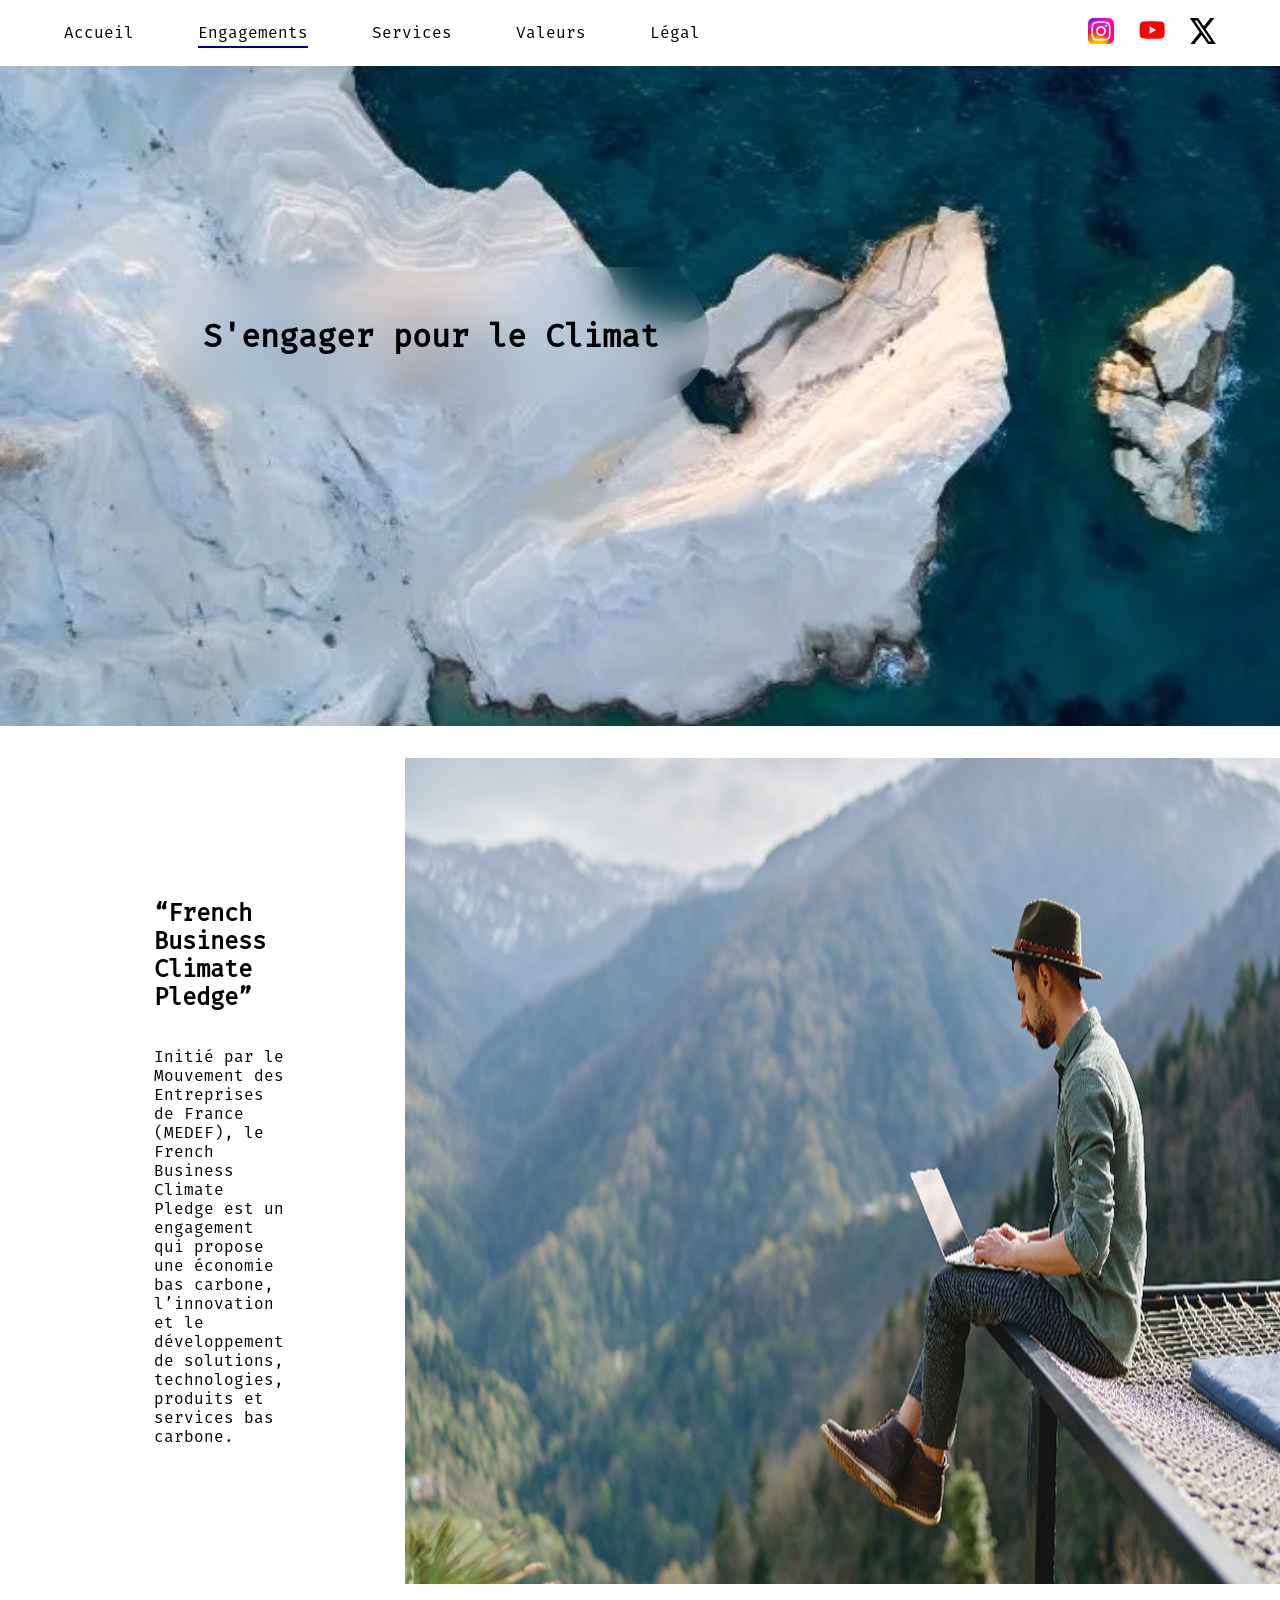
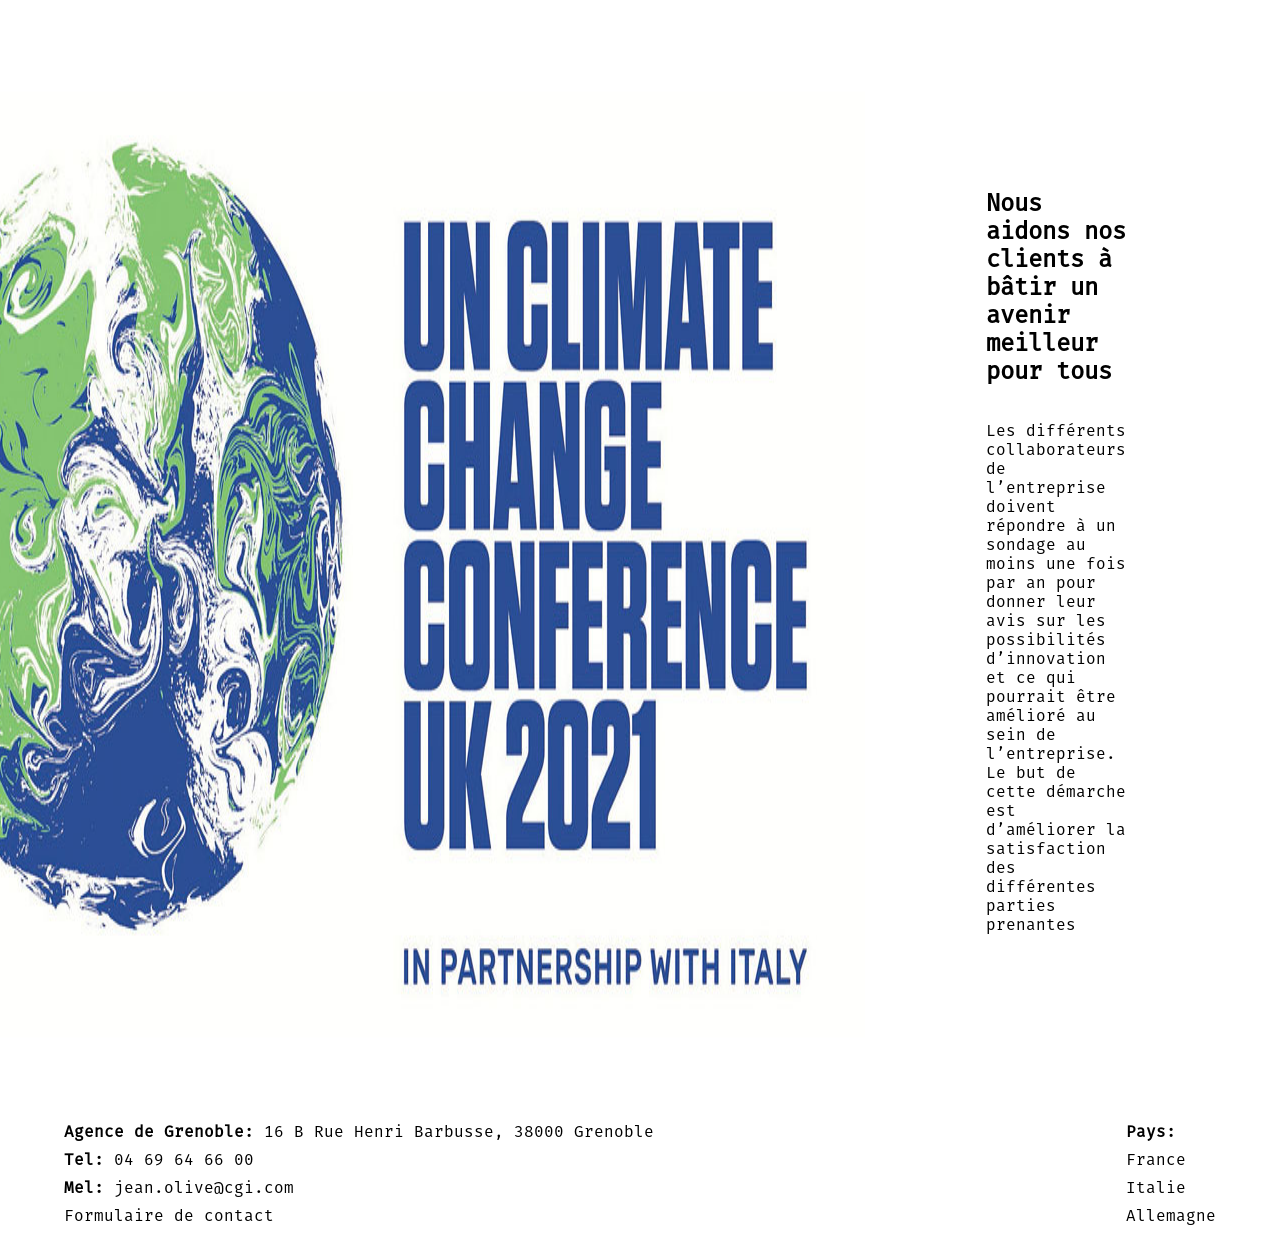
<file: engagement.html>
<!DOCTYPE html>
<html lang="en">

<head>
  <meta charset="UTF-8">
  <meta name="viewport" content="width=device-width, initial-scale=1.0">
  <link rel="stylesheet" href="style.css">
  <title>Engagements</title>
</head>

<body>
  <nav>
    <div class="navRight">
      <a class="navLink" href="/index.html">Accueil</a>
      <a class="navLink actualnav" href="/engagement.html">Engagements</a>
      <a class="navLink" href="/services.html">Services</a>
      <a class="navLink" href="/valeurs.html">Valeurs</a>
      <a class="navLink" href="/legal.html">Légal</a>
    </div>
    <div class="socialnetworksContainer">
      <a href="#" class="socialnetworks">
        <img class="socialnetworksImg" src="Assets/Instagram.svg" alt="instagram">
      </a>
      <a href="#" class="socialnetworks">
        <img class="socialnetworksImg" src="Assets/YouTube.svg" alt="youtube">
      </a>
      <a href="#" class="socialnetworks">
        <img class="socialnetworksImg" src="Assets/X.svg" alt="twitter">
      </a>
    </div>
  </nav>

  <header class="header-climat">
    <h1 class="climat">S'engager pour le Climat</h1>
  </header>

  <main class="main-climat">
    <div>
      <section>
        <h2>“French Business Climate Pledge”</h2>
        <p>
          Initié par le Mouvement des Entreprises de France (MEDEF), le French Business Climate Pledge est
          un engagement qui propose une économie bas carbone, l’innovation et le
          développement de solutions, technologies, produits et services bas carbone.
        </p>
      </section>
      <img src="Assets/montagne.png" alt="Homme avec un pc sur le toit d'une maison">
    </div>

    <div class="div2">
      <section>
        <h2>Nous aidons nos clients à bâtir un avenir meilleur pour tous</h2>
        <p>
          Les différents collaborateurs de l’entreprise doivent répondre à un sondage au moins une fois par an pour
          donner leur avis sur les possibilités d’innovation et ce qui pourrait être amélioré au sein de l’entreprise.
          Le but de cette démarche est d’améliorer la satisfaction des différentes parties prenantes
        </p>
      </section>
      <img src="Assets/cop26.jpg" alt="Objectivité et intégrité">
    </div>
  </main>
  <footer>
    <div class="footerLeft">
      <div class="FooterTextContainer">
        Agence de Grenoble: <a href="https://www.google.com/maps/place//data=!4m2!3m1!1s0x478af4cd8200ad9f:0x61b94808cd937a13?sa=X&ved=2ahUKEwjo8fbNu_WDAxW-QkEAHQTKDF0Q4kB6BAgJEAA">
          16 B Rue Henri Barbusse, 38000 Grenoble
        </a>
      </div>
      <div class="FooterTextContainer">
        Tel: <a href="tel:0469646600">04 69 64 66 00</a>
      </div>
      <div class="FooterTextContainer">
        Mel: <a href="mailto:jean.olive@cgi.com">jean.olive@cgi.com</a>
      </div>
      <div class="FooterTextContainer">
        <a href="/form.html">Formulaire de contact</a>
      </div>
    </div>
    <div class="footerRight">
      Pays:
      <a href="https://www.cgi.com/france/fr-fr">France</a>
      <a href="https://www.cgi.com/italy/it">Italie</a>
      <a href="https://www.cgi.com/de/de">Allemagne</a>
    </div>
  </footer>
</body>

</html>
</file>
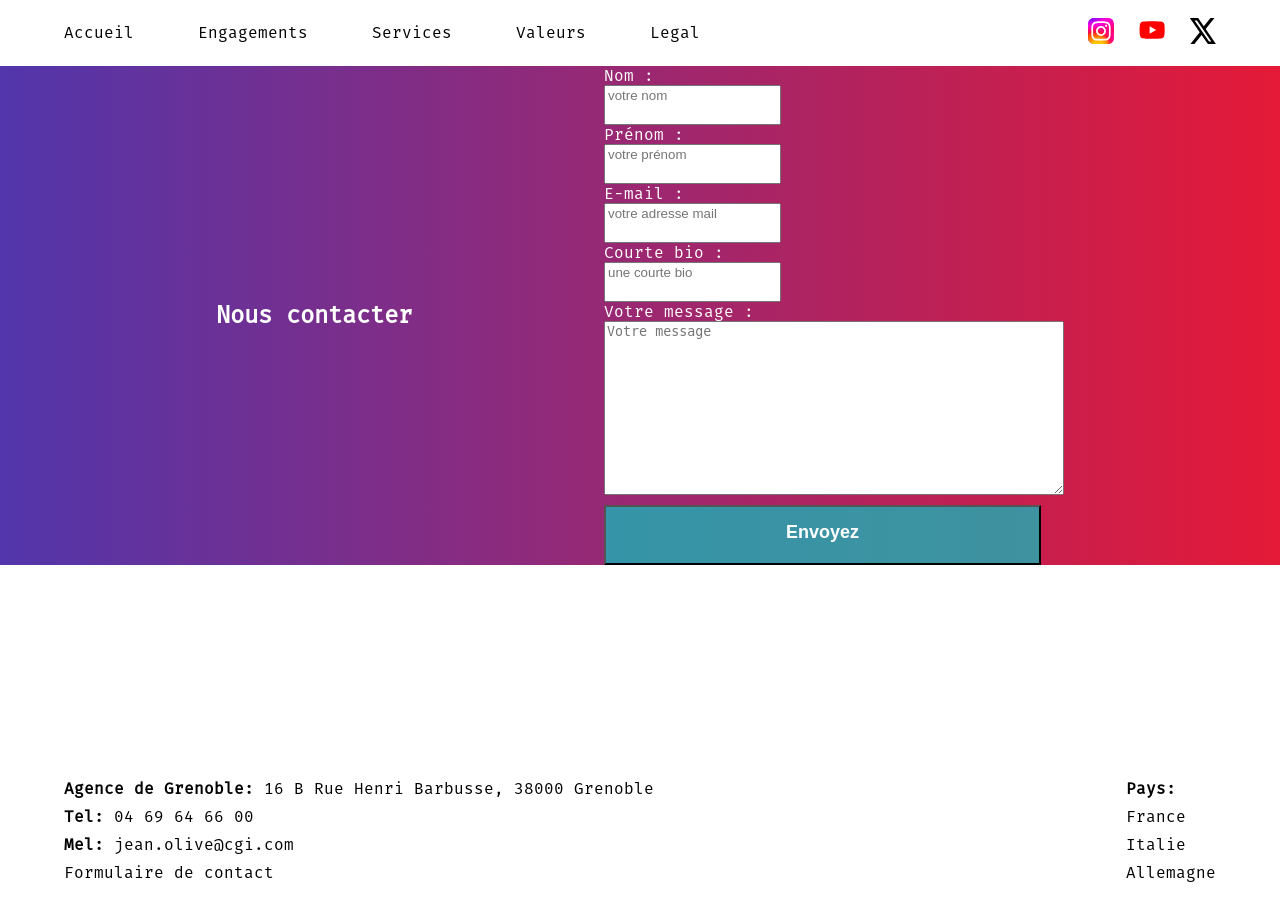
<file: form.html>
<!DOCTYPE html>
<html lang="en">

<head>
  <meta charset="UTF-8">
  <meta name="viewport" content="width=device-width, initial-scale=1.0">
  <link rel="stylesheet" href="style.css">
  <title>Formulaire de contact</title>
</head>

<body>
  <nav>
    <div class="navRight">
      <a class="navLink" href="/index.html">Accueil</a>
      <a class="navLink" href="/engagement.html">Engagements</a>
      <a class="navLink" href="/services.html">Services</a>
      <a class="navLink" href="/valeurs.html">Valeurs</a>
      <a class="navLink" href="/legal.html">Legal</a>
    </div>
    <div class="socialnetworksContainer">
      <a href="#" class="socialnetworks">
        <img class="socialnetworksImg" src="Assets/Instagram.svg" alt="instagram">
      </a>
      <a href="#" class="socialnetworks">
        <img class="socialnetworksImg" src="Assets/YouTube.svg" alt="youtube">
      </a>
      <a href="#" class="socialnetworks">
        <img class="socialnetworksImg" src="Assets/X.svg" alt="twitter">
      </a>
    </div>
  </nav>

  <section class="formPage">

    <h1>Nous contacter</h1>

    <form method="post" action="traitement.php">

      <div>
        <label for="nom">Nom :</label>
        <input id="nom" type="text" name="nom" placeholder="votre nom" required>
      </div>

      <div>
        <label for="Prenom">Prénom :</label>
        <input id="Prenom" type="text" name="Prenom" placeholder="votre prénom" required>
      </div>


      <div>
        <label for="email">E-mail :</label>
        <input id="email" type="email" name="email" placeholder="votre adresse mail" required>
      </div>


      <div>
        <label for="bio">Courte bio :</label>
        <input id="bio" type="text" name="bio" placeholder="une courte bio">
      </div>

      <div>
        <label for="message">Votre message :</label>
        <textarea name="message" id="message" cols="30" rows="10" placeholder="Votre message"></textarea>
      </div>

      <div>
        <input id="envoi" type="submit" value="Envoyez">
      </div>

    </form>
  </section>
  <footer class="legalFooter">
    <div class="footerLeft">
      <div class="FooterTextContainer">
        Agence de Grenoble: <a href="https://www.google.com/maps/place//data=!4m2!3m1!1s0x478af4cd8200ad9f:0x61b94808cd937a13?sa=X&ved=2ahUKEwjo8fbNu_WDAxW-QkEAHQTKDF0Q4kB6BAgJEAA">
          16 B Rue Henri Barbusse, 38000 Grenoble
        </a>
      </div>
      <div class="FooterTextContainer">
        Tel: <a href="tel:0469646600">04 69 64 66 00</a>
      </div>
      <div class="FooterTextContainer">
        Mel: <a href="mailto:jean.olive@cgi.com">jean.olive@cgi.com</a>
      </div>
      <div class="FooterTextContainer">
        <a href="/form.html">Formulaire de contact</a>
      </div>
    </div>
    <div class="footerRight">
      Pays:
      <a href="https://www.cgi.com/france/fr-fr">France</a>
      <a href="https://www.cgi.com/italy/it">Italie</a>
      <a href="https://www.cgi.com/de/de">Allemagne</a>
    </div>
  </footer>
</body>

</html>
</file>
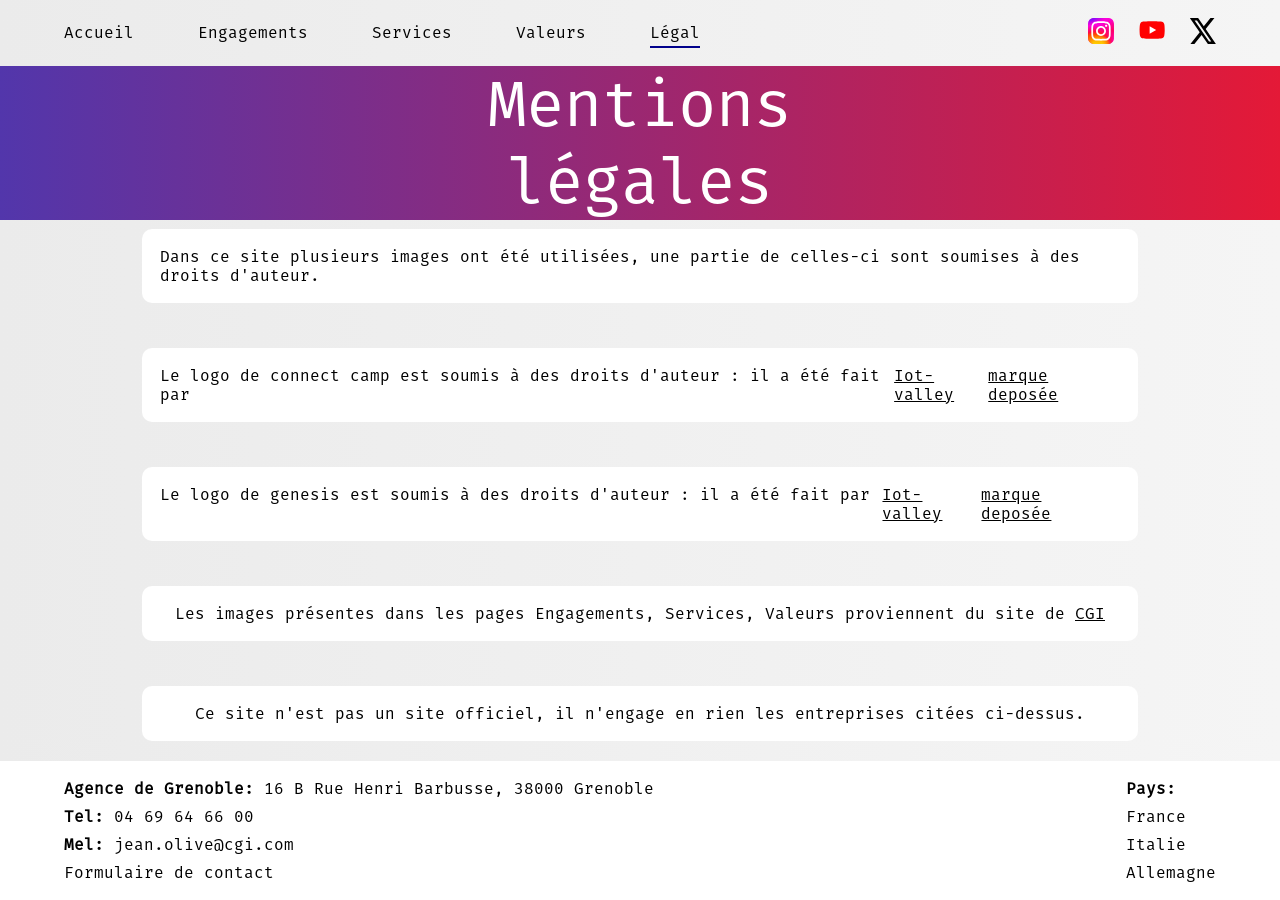
<file: legal.html>
<!DOCTYPE html>
<html lang="en">

<head>
	<meta charset="UTF-8">
	<title>legal</title>
	<link rel="stylesheet" href="style.css">
</head>

<body class="legalPage">
	<nav>
		<div class="navRight">
			<a class="navLink" href="/index.html">Accueil</a>
			<a class="navLink" href="/engagement.html">Engagements</a>
			<a class="navLink" href="/services.html">Services</a>
			<a class="navLink" href="/valeurs.html">Valeurs</a>
			<a class="navLink actualnav" href="/legal.html">Légal</a>
		</div>
		<div class="socialnetworksContainer">
			<a href="#" class="socialnetworks">
				<img class="socialnetworksImg" src="Assets/Instagram.svg" alt="instagram">
			</a>
			<a href="#" class="socialnetworks">
				<img class="socialnetworksImg" src="Assets/YouTube.svg" alt="youtube">
			</a>
			<a href="#" class="socialnetworks">
				<img class="socialnetworksImg" src="Assets/X.svg" alt="tweeter">
			</a>
		</div>
	</nav>

	<section class="homeGardent">
		<div class="homeText centerText">
			Mentions légales
		</div>
	</section>

	<section class="legal">
		<div class="legalElement">
			Dans ce site plusieurs images ont été utilisées, une partie de celles-ci sont soumises à des droits d'auteur.
		</div>
		<div class="legalElement">
			Le logo de connect camp est soumis à des droits d'auteur : il a été fait par &nbsp;<a class="underLigne" href="http://www.capturs.com/fr/2016/03/23/capturs-entre-au-connected-camp-au-sein-de-liot-valley/">Iot-valley</a> <a class="underLigne" href="https://fr.wikipedia.org/w/index.php?curid=11666536"> marque deposée</a>
		</div>
		<div class="legalElement">

			Le logo de genesis est soumis à des droits d'auteur : il a été fait par &nbsp;<a class="underLigne" href="http://www.capturs.com/fr/2016/03/23/capturs-entre-au-connected-camp-au-sein-de-liot-valley/">Iot-valley</a> <a class="underLigne" href="https://fr.wikipedia.org/w/index.php?curid=11666536"> marque deposée</a>
		</div>
		<div class="legalElement">
			Les images présentes dans les pages Engagements, Services, Valeurs proviennent du site de&nbsp;<a class="underLigne" href="https://www.cgi.com/fr-fr">CGI</a>
		</div>
		<div class="legalElement">
			Ce site n'est pas un site officiel, il n'engage en rien les entreprises citées ci-dessus.
		</div>
	</section>

	<footer class="legalFooter">
		<div class="footerLeft">
			<div class="FooterTextContainer">
				Agence de Grenoble: <a href="https://www.google.com/maps/place//data=!4m2!3m1!1s0x478af4cd8200ad9f:0x61b94808cd937a13?sa=X&ved=2ahUKEwjo8fbNu_WDAxW-QkEAHQTKDF0Q4kB6BAgJEAA">
					16 B Rue Henri Barbusse, 38000 Grenoble
				</a>
			</div>
			<div class="FooterTextContainer">
				Tel: <a href="tel:0469646600">04 69 64 66 00</a>
			</div>
			<div class="FooterTextContainer">
				Mel: <a href="mailto:jean.olive@cgi.com">jean.olive@cgi.com</a>
			</div>
			<div class="FooterTextContainer">
				<a href="/form.html">Formulaire de contact</a>
			</div>
		</div>
		<div class="footerRight">
			Pays:
			<a href="https://www.cgi.com/france/fr-fr">France</a>
			<a href="https://www.cgi.com/italy/it">Italie</a>
			<a href="https://www.cgi.com/de/de">Allemagne</a>
		</div>
	</footer>
</body>

</html>
</file>
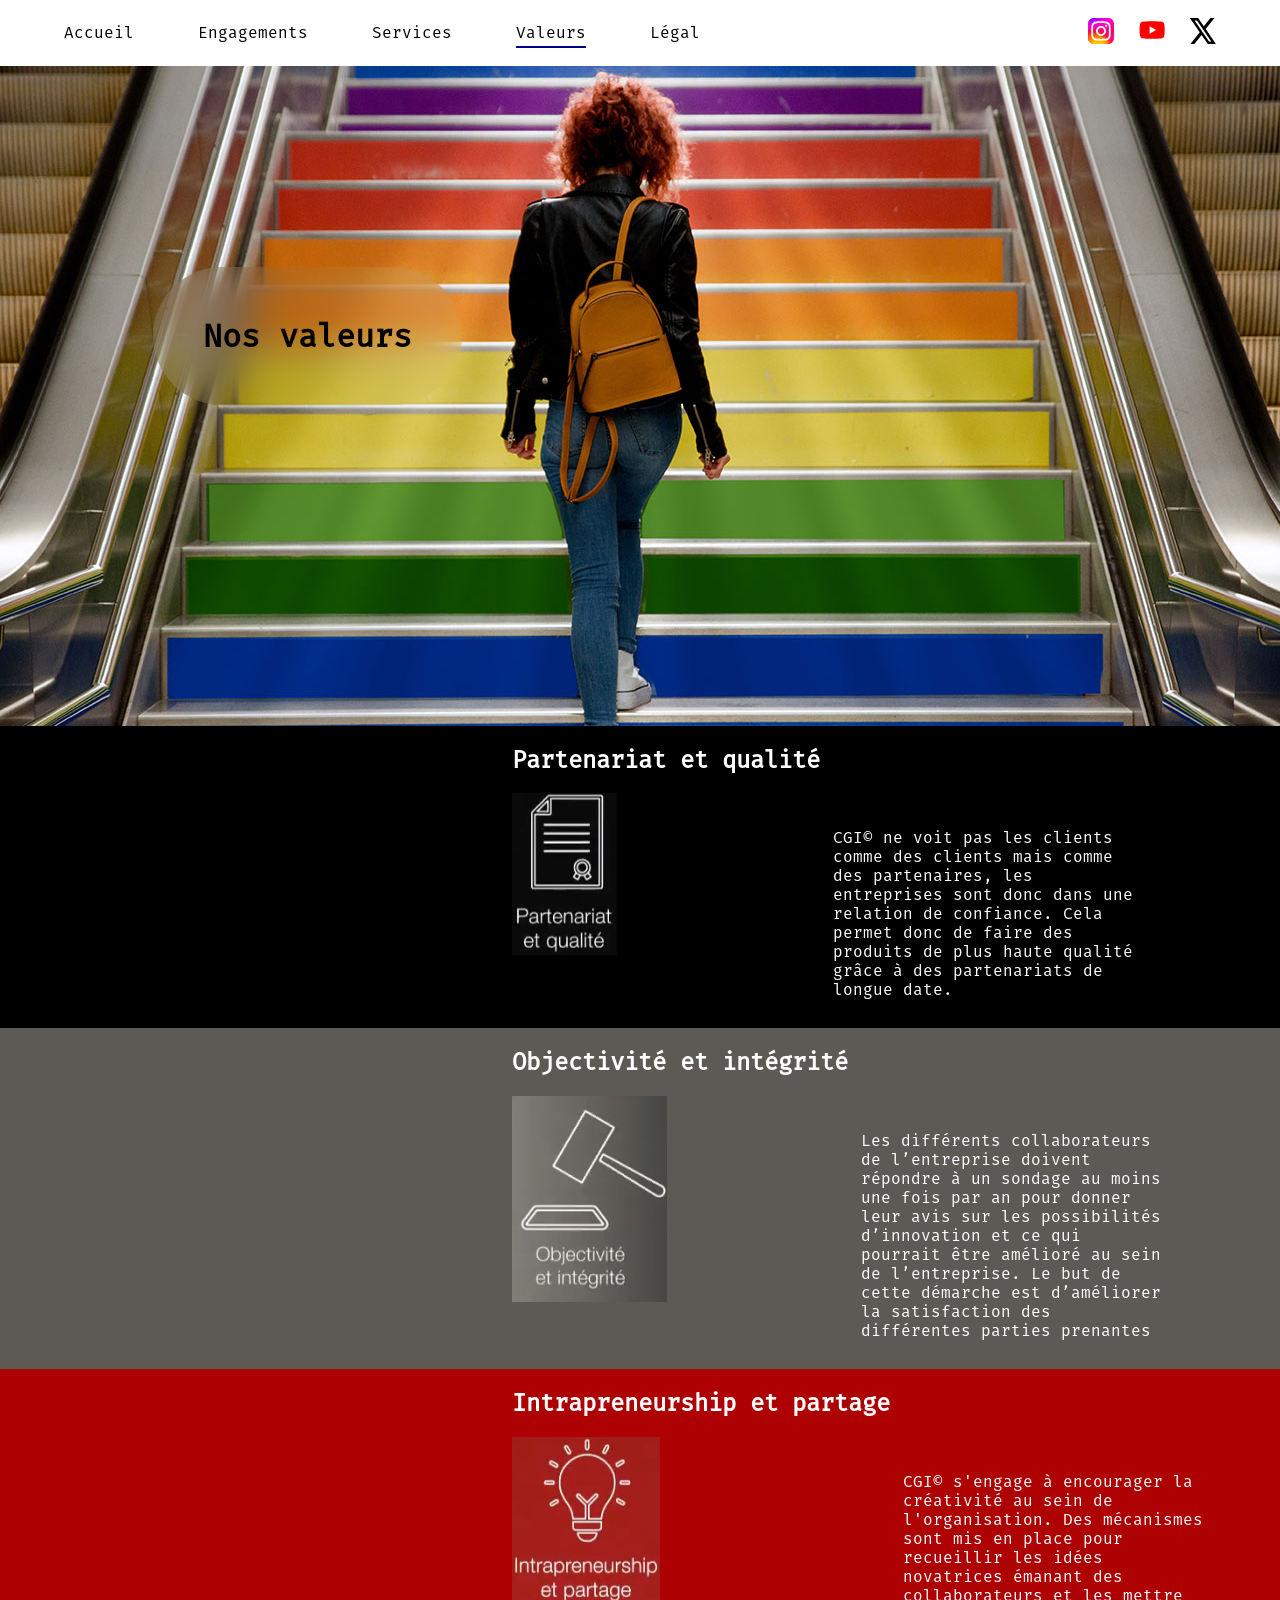
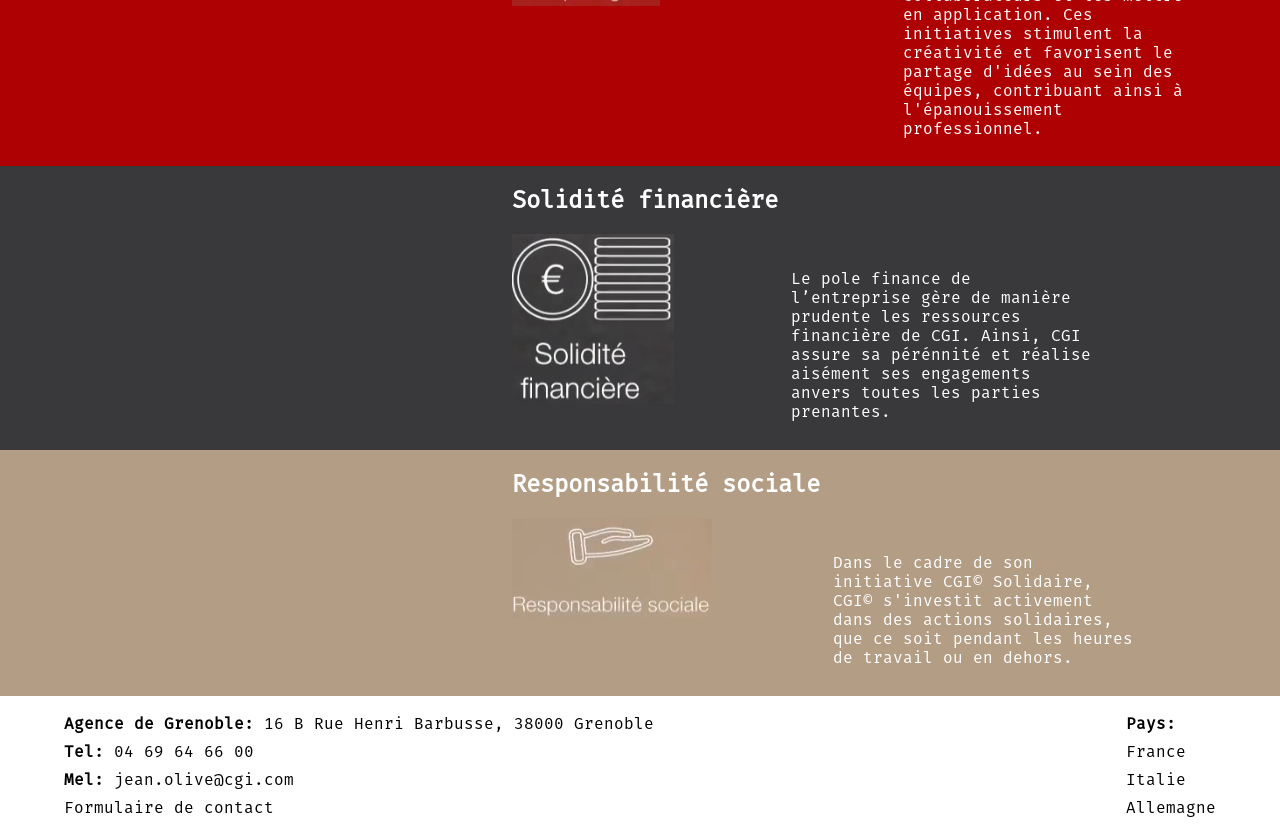
<file: valeurs.html>
<!DOCTYPE html>
<html lang="fr">

<head>
    <meta charset="UTF-8">
    <meta name="viewport" content="width=device-width, initial-scale=1.0">
    <link rel="stylesheet" href="style.css">
    <title>Valeur</title>
</head>

<body>
    <nav>
        <div class="navRight">
            <a class="navLink" href="/index.html">Accueil</a>
            <a class="navLink" href="/engagement.html">Engagements</a>
            <a class="navLink" href="/services.html">Services</a>
            <a class="navLink actualnav" href="/valeurs.html">Valeurs</a>
            <a class="navLink" href="/legal.html">Légal</a>
        </div>
        <div class="socialnetworksContainer">
            <a href="#" class="socialnetworks">
                <img class="socialnetworksImg" src="Assets/Instagram.svg" alt="instagram">
            </a>
            <a href="#" class="socialnetworks">
                <img class="socialnetworksImg" src="Assets/YouTube.svg" alt="youtube">
            </a>
            <a href="#" class="socialnetworks">
                <img class="socialnetworksImg" src="Assets/X.svg" alt="twitter">
            </a>
        </div>
    </nav>

    <header class="header-valeurs">
        <h1 class="valeurs">Nos valeurs</h1>
    </header>

    <main class="main-valeurs">
        <div>
            <section>
                <h2>Partenariat et qualité</h2>
                <img src="Assets/Part.png" alt="Partenariat et qualité">
            </section>
            <p>
                CGI© ne voit pas les clients comme des clients mais comme des partenaires, les
                entreprises sont donc dans une relation de confiance. Cela permet donc de faire des
                produits de plus haute qualité grâce à des partenariats de longue date.
            </p>
        </div>

        <div>
            <section>
                <h2>Objectivité et intégrité</h2>
                <img src="Assets/Obj.png" alt="Objectivité et intégrité">
            </section>

            <p>
                Les différents collaborateurs de l’entreprise doivent répondre à un sondage au moins une fois par an pour
                donner leur avis sur les possibilités d’innovation et ce qui pourrait être amélioré au sein de l’entreprise.
                Le but de cette démarche est d’améliorer la satisfaction des différentes parties prenantes
            </p>
        </div>

        <div>
            <section>
                <h2>Intrapreneurship et partage</h2>
                <img src="Assets/Intra.png" alt="Intrapreneurship et partage">
            </section>
            <p>
                CGI© s'engage à encourager la créativité au sein de l'organisation. Des mécanismes sont mis en place
                pour recueillir les idées novatrices émanant des collaborateurs et les mettre en application. Ces initiatives
                stimulent la créativité et favorisent le partage d'idées au sein des équipes, contribuant ainsi à
                l'épanouissement professionnel.
            </p>
        </div>

        <div>
            <section>
                <h2>Solidité financière</h2>
                <img src="Assets/Sol.png" alt="Solidité financière">
            </section>
            <p>
                Le pole finance de l’entreprise gère de manière prudente les ressources financière de CGI.
                Ainsi, CGI assure sa pérénnité et réalise aisément ses engagements anvers toutes les parties prenantes.
            </p>
        </div>

        <div>
            <section>
                <h2>Responsabilité sociale</h2>
                <img src="Assets/Resp.png" alt="Responsabilité sociale">
            </section>
            <p>
                Dans le cadre de son initiative CGI© Solidaire, CGI© s'investit activement dans des
                actions solidaires, que ce soit pendant les heures de travail ou en dehors.
            </p>

        </div>
    </main>
    <footer>
        <div class="footerLeft">
            <div class="FooterTextContainer">
                Agence de Grenoble: <a href="https://www.google.com/maps/place//data=!4m2!3m1!1s0x478af4cd8200ad9f:0x61b94808cd937a13?sa=X&ved=2ahUKEwjo8fbNu_WDAxW-QkEAHQTKDF0Q4kB6BAgJEAA">
                    16 B Rue Henri Barbusse, 38000 Grenoble
                </a>
            </div>
            <div class="FooterTextContainer">
                Tel: <a href="tel:0469646600">04 69 64 66 00</a>
            </div>
            <div class="FooterTextContainer">
                Mel: <a href="mailto:jean.olive@cgi.com">jean.olive@cgi.com</a>
            </div>
            <div class="FooterTextContainer">
                <a href="/form.html">Formulaire de contact</a>
            </div>
        </div>
        <div class="footerRight">
            Pays:
            <a href="https://www.cgi.com/france/fr-fr">France</a>
            <a href="https://www.cgi.com/italy/it">Italie</a>
            <a href="https://www.cgi.com/de/de">Allemagne</a>
        </div>
    </footer>
</body>

</html>
</file>
<file: style.css>
body {
  margin: 0;
  overflow-x: hidden;
  font-family: "fira";
}

@font-face {
  font-family: "sofia-pro";
  src: url("Assets/SofiaProRegular.ttf");
}

@font-face {
  font-family: "fira";
  src: url("Assets/FiraMono-Regular.otf");
}

a {
  text-decoration: none;
  color: black;
}

.centerText {
  text-align: center;
}

/* -----------------------nav----------------------- */
nav {
  display: flex;
  justify-content: space-between;
  align-items: center;
  padding: 2vh 5vw;
}
.socialnetworksContainer {
  display: flex;
  gap: 2vw;
}
.socialnetworksImg {
  width: 2vw;
  height: 2vw;
  cursor: pointer;
}

.navRight {
  display: flex;
  gap: 5vw;
  height: 2vw;
}

.navLink {
  display: flex;
  align-items: center;
  height: 2vw;
}

.navLink:hover {
  border-bottom: black solid 2px;
}

.socialnetworksImg:hover {
  opacity: 0.5;
}

.actualnav {
  border-bottom: darkblue solid 2px;
}
/* -----------------------homeGardent----------------------- */
.homeGardent {
  display: flex;
  justify-content: center;
  align-items: center;
  gap: 1vw;
  background: linear-gradient(to left, #e41937, #5236ab);
  color: white;
}

.HomeTitle {
  font-size: 10em;
  width: 35%;
  text-align: center;
}

.homeText {
  font-size: 4em;
  width: 35%;
}

/* -----------------------trust----------------------- */
.trust {
  padding: 2vh;
  padding-top: 6vh;
  background: linear-gradient(to left, #ebebeb, #f5f5f5);
}

.trustContainer {
  height: 150px;
  margin-bottom: 30px;
}
.trustBoxBottom,
.trustBoxTop {
  position: absolute;
  background-color: white;
  border-radius: 20px;
  height: 140px;
  width: 345px;
  display: flex;
  align-items: center;
  justify-content: center;
}

.trustBoxImage {
  max-height: 140px;
  max-width: 345px;
}

/* -----------------------activity----------------------- */

.activity {
  display: grid;
  grid-template-columns: 2fr 2fr;
  gap: 2vw;
  padding: 3vw;
  background: linear-gradient(to right, #ebebeb, #f5f5f5);
}

.activityIndustrie,
.activityEnergy,
.activityShipping {
  width: 43vw;
  display: flex;
  flex-direction: column;
  justify-content: space-between;
  border-radius: 20px;
  background-color: white;
}

.activityother {
  width: 43vw;
  display: grid;
  grid-template-columns: repeat(2, 1fr);
  grid-template-rows: repeat(2, 1fr);
  border-radius: 20px;
  background-color: white;
}

.activityotherImg {
  width: 100%;
  height: 100%;
  object-fit: cover;
}

img.activityotherImg:nth-child(1) {
  grid-column: 1/2;
  grid-row: 1/3;
  border-top-left-radius: 20px;
  border-bottom-left-radius: 20px;
}

img.activityotherImg:nth-child(2) {
  border-top-right-radius: 20px;
}

img.activityotherImg:nth-child(3) {
  border-bottom-right-radius: 20px;
}

.activityTitle {
  font-size: 4em;
  height: 100%;
  display: flex;
  align-items: center;
  justify-content: center;
}

.activityDescContainer {
  display: flex;
  gap: 1vw;
  font-size: 1.8em;
}

.activityText {
  font-size: 0.8em;
  margin-right: 2vh;
  font-family: "sofia-pro";
}

.activityImg {
  object-fit: cover;
  width: 21vw;
  height: 100%;
  border-bottom-left-radius: 20px;
}
/* -----------------------whoAreWe----------------------- */
.whoAreWe {
  background: linear-gradient(to right, #ebebeb, #f5f5f5);
}
.whoAre {
  display: flex;
  align-items: center;
  padding: 2vh;
  background-color: white;
  border-radius: 10px;
}

.whoAreContainer {
  width: calc(100% - 10vh);
  display: flex;
  justify-content: center;
  gap: 10vw;
  padding: 2vw 5vh;
}

.whoAreText {
  background-color: white;
  border-bottom-left-radius: 10px;
  border-bottom-right-radius: 10px;
  font-size: 2em;
  width: 50%;
  margin: auto;
  padding: 2vh;
  text-align: center;
}

/*----------------------------------------------------*/

/*engagement.html*/

.header-climat{
  background-image: url("Assets/iceberg.jpg");
}

.climat, .valeurs {
  backdrop-filter: blur(20px);
  width: fit-content;
  border-radius: 5em;
  padding:50px;
}

.main-climat{
  display: flex;
  flex-direction: column;
  margin:0;
}

.main-climat div section, .main-climat .div2 section{
  display: flex;
  flex-direction: column;
  padding: 10%;
}

.main-climat div{
  display: flex;
  margin: 2em;
  margin-right: 2em;
}

.main-climat .div2 {
  flex-direction: row-reverse;
}

.main-climat section div{
  padding: 10em;
}

/*---------------------footer----------------------*/

footer a {
  font-weight: normal;
}

footer a:hover {
  text-decoration: underline;
}

footer {
  width: 90vw;
  font-weight: bold;
  display: flex;
  justify-content: space-between;
  align-items: center;
  padding: 2vh 5vw;
  background-color: white;
}

.footerLeft,
.footerRight {
  display: flex;
  flex-direction: column;
  gap: 1vh;
}

/*---------------------legal----------------------*/
.underLigne {
  text-decoration: underline;
}

.legalFooter {
  position: absolute;
  bottom: 0px;
}

.legalPage {
  background: linear-gradient(to right, #ebebeb, #f5f5f5);
}

.legal {
  display: flex;
  flex-direction: column;
  align-items: center;
  gap: 4vh;
}

.legalElement {
  margin-top: 1vh;
  display: flex;
  align-items: center;
  justify-content: center;
  padding: 2vh;
  background-color: white;
  border-radius: 10px;
  width: 75%;
}

/*----------------------------------------------------*/

/*valeurs.html*/

header{
  position: relative;
  background-size: cover;
  background-repeat: no-repeat;
  height: 300px;
  padding: 20vh 17vh;
}
  
.header-valeurs{
  background-image: url("Assets/valeurs.jpg");
}

.main-valeurs{
  display: flex;
  flex-direction: column;
}

.main-valeurs div{
  display: flex;
  padding-left: 40%;
}

.main-valeurs div:first-child{
  background-color: black;
}

.main-valeurs div:nth-child(2){
  background-color: #5D5955;
}

.main-valeurs div:nth-child(3){
  background-color: #ad0104;
}

.main-valeurs div:nth-child(4){
  background-color: #39393B;
}

.main-valeurs div:last-child{
  background-color: #B49D85;
}

.main-valeurs div h2, .main-valeurs div p{
  color:white;
  border: none;
}

.main-valeurs div p{
  display: flex;
  flex-basis: 40%;
  padding: 0.8em;
  margin-top: 10vh;
}

/*---------------------form----------------------*/
.formPage {
  display: flex;
  justify-content: center;
  background: linear-gradient(to left, #e41937, #5236ab);
  height:80%;
}
input,textarea {
  display: flex;
  flex-wrap: wrap;
  padding-bottom: 20px;
}

.formPage h1{
  padding-right: 15%;
  align-self: center;
  margin: 0;
  color: white;
}

.formPage label{
  color: white;
}

textarea {
  padding-right: 200px;
}

#email:valid {
  background-color: green;
}

#email:invalid:not(:placeholder-shown) {
  border-color: tomato;
  background-color: red;
}

#envoi {
  font-size: large;
  font-weight: bold;
  color: white;
  background-color: rgba(29, 175, 181, 0.799);
  margin-top: 10px;
  padding-right: 180px;
  padding-left: 180px;
  padding-top: 15px;
  text-align: center;
}

/*---------------------InnovativeServices----------------------*/

main.Services {
  display: flex;
  flex-direction: column;
}

hr {
  width: 100%;
}
/*Sert pour tous les textes */
p.desc {
  font-size: 1.4em;
  padding: 2vh;
  border: 0.2em solid gray;
}

.InnovService {
  background-image: url("Assets/NosServicesInnovants.jpeg");
  background-size: cover;
  background-repeat: no-repeat;
  background-position: center;
  height: 300px;
  padding: 20vh 17vh;
}

.InnovServiceText {
  margin: 0;
  padding: 2em;
  border-radius: 5em;
  width: fit-content;
  background-color: rgba(255, 255, 255, 0.5);
}

#AutresServices {
  background-image: url("Assets/AutresServices.webp");
  background-size: cover;
  background-repeat: no-repeat;
  background-position: center;
  height: 250px;
  padding: 20vh 17vh;
}

#AutresServicesText {
  margin: 0;
  padding: 2em;
  border-radius: 5em;
  width: fit-content;
  background-color: rgba(255, 255, 255, 0.5);
}

.BlocInfos {
  display: flex;
  flex-direction: column;
  margin: 0;
}

.BlocInfos div {
  margin: 2vh;
  margin-right: 2vh;
  border: 1px solid black;
}

.BlocInfos div section {
  display: flex;
}

.BlocInfos section div {
  padding: 3vh;
}

.BlocInfos img {
  width: 45vh;
  align-self: center;
}

div.otherServicesBox:nth-child(1) {
  background-image: url("Assets/CGIMaEVA.jpg");
  background-size: cover;
  background-repeat: no-repeat;
  background-position: center;
}
div.otherServicesBox:nth-child(2) {
  background-image: url("Assets/DynamicProcess360.jpg");
  background-size: cover;
  background-repeat: no-repeat;
  background-position: center;
}
div.otherServicesBox:nth-child(3) {
  background-image: url("Assets/Cloud&ITmodernization.webp");
  background-size: cover;
  background-repeat: no-repeat;
  background-position: center;
}
div.otherServicesBox:nth-child(4) {
  background-image: url("Assets/GestionProcessusAffaires.webp");
  background-size: cover;
  background-repeat: no-repeat;
  background-position: center;
}
div.otherServicesBox:nth-child(5) {
  background-image: url("Assets/Cybersecurite.jpg");
  background-size: cover;
  background-repeat: no-repeat;
  background-position: center;
}
div.otherServicesBox:nth-child(6) {
  background-image: url("Assets/TransformationNumerique.webp");
  background-size: cover;
  background-repeat: no-repeat;
  background-position: center;
}
div.otherServicesBox:nth-child(7) {
  background-image: url("Assets/CGIRetailSuite.jpg");
  background-size: cover;
  background-repeat: no-repeat;
  background-position: center;
}

.otherServicesBoxInner {
  width: 100%;
  height: 100%;
  border-radius: 20px;
  display: flex;
  align-items: center;
  justify-content: center;
  text-align: center;
  background-color: rgba(255, 255, 255, 0.75);
}

.responsive {
  object-fit: cover;
  object-position: right;
}

@media screen and (max-width: 1000px) {
  /*---------------------activity--------------------- */
  .activity {
    display: flex;
    flex-direction: column;
  }
  .activityother,
  .activityIndustrie,
  .activityEnergy,
  .activityShipping {
    width: 90vw;
  }
  .activityother,
  .activityImg {
    display: none;
  }

  .activityText {
    margin-left: 2vh;
  }

  /*---------------------whoAreWe--------------------- */
  .whoAreContainer {
    flex-direction: column;
    gap: 5vh;
  }
}
</file>
